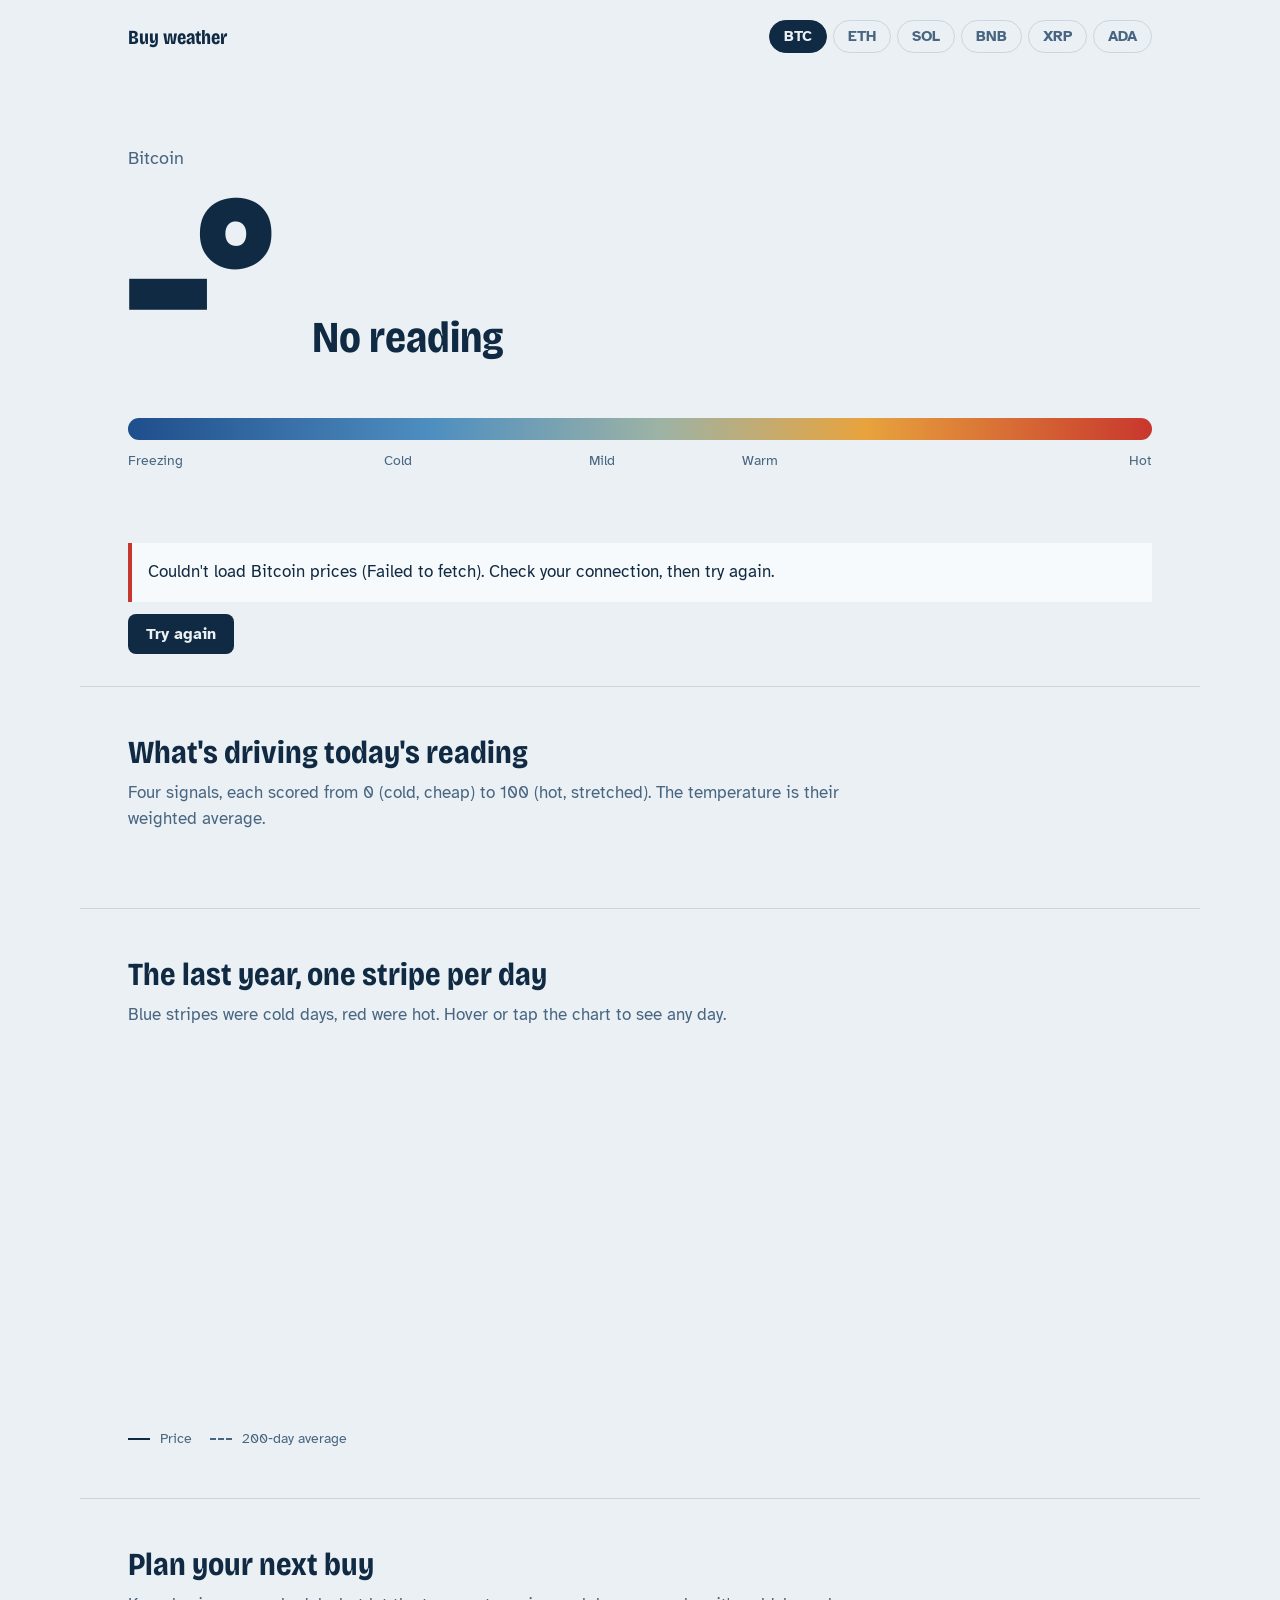
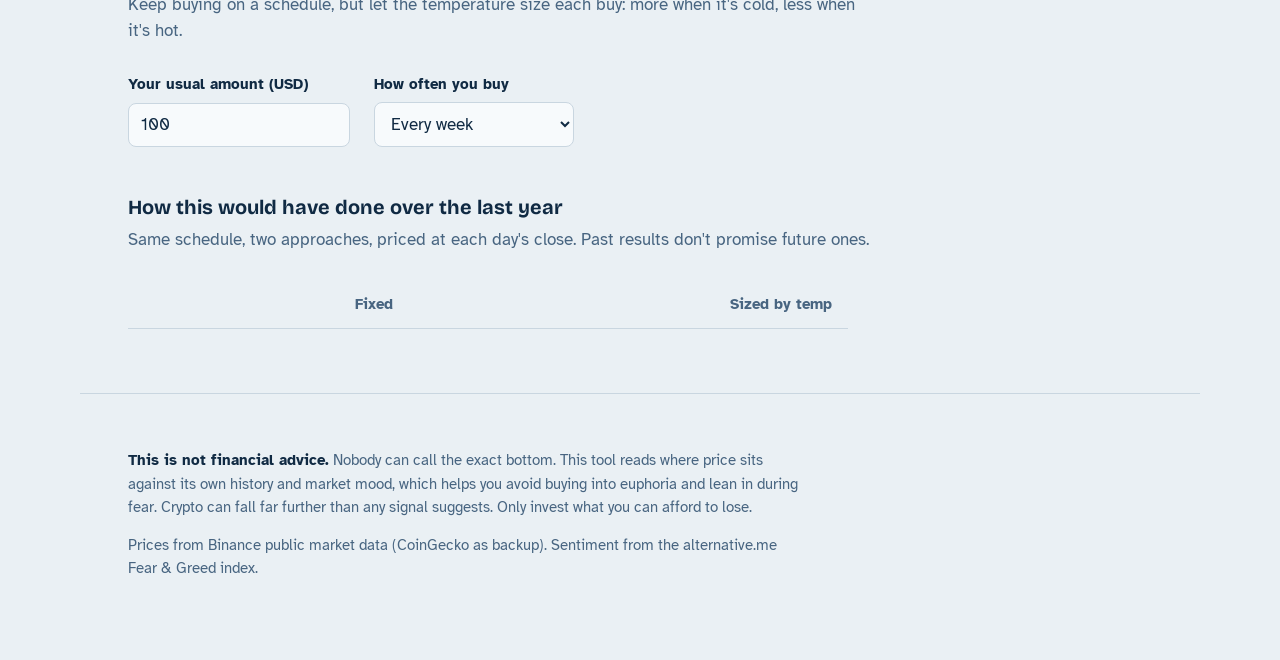
<file: index.html>
<!doctype html>
<html lang="en">
<head>
  <meta charset="utf-8">
  <meta name="viewport" content="width=device-width, initial-scale=1">
  <title>Buy Weather</title>
  <meta name="description" content="A daily temperature reading for crypto: is now a cold (good) or hot (risky) moment to add to your position?">
  <link rel="preconnect" href="https://fonts.googleapis.com">
  <link rel="preconnect" href="https://fonts.gstatic.com" crossorigin>
  <link href="https://fonts.googleapis.com/css2?family=Atkinson+Hyperlegible:wght@400;700&family=Bricolage+Grotesque:opsz,wdth,wght@12..96,75..100,400..800&display=swap" rel="stylesheet">
  <link rel="stylesheet" href="styles.css">
</head>
<body>
  <header class="top">
    <a class="brand" href="./">Buy weather</a>
    <nav class="coins" aria-label="Choose a coin" id="coins"></nav>
  </header>

  <main>
    <section class="hero" aria-live="polite">
      <p class="hero-coin" id="heroCoin">Loading market data…</p>
      <div class="reading">
        <span class="degrees" id="degrees">–°</span>
        <div class="verdict">
          <h1 id="band">Reading the market</h1>
          <p id="advice">Pulling a year of daily prices and the Fear &amp; Greed index.</p>
        </div>
      </div>
      <div class="thermo" role="img" id="thermo" aria-label="Temperature scale">
        <div class="thermo-bar"></div>
        <div class="thermo-marker" id="marker"></div>
      </div>
      <ol class="scale" aria-hidden="true">
        <li>Freezing</li><li>Cold</li><li>Mild</li><li>Warm</li><li>Hot</li>
      </ol>
      <p class="price-line" id="priceLine"></p>
    </section>

    <div class="error" id="error" hidden>
      <p id="errorText"></p>
      <button type="button" id="retry">Try again</button>
    </div>

    <section class="drivers" aria-labelledby="driversTitle">
      <h2 id="driversTitle">What's driving today's reading</h2>
      <p class="lede">Four signals, each scored from 0 (cold, cheap) to 100 (hot, stretched). The temperature is their weighted average.</p>
      <ul class="driver-list" id="drivers"></ul>
    </section>

    <section class="history" aria-labelledby="historyTitle">
      <h2 id="historyTitle">The last year, one stripe per day</h2>
      <p class="lede">Blue stripes were cold days, red were hot. Hover or tap the chart to see any day.</p>
      <div class="chart-wrap">
        <svg id="chart" role="img" aria-label="Price chart with daily temperature stripes"></svg>
        <div class="tip" id="tip" hidden></div>
      </div>
      <p class="legend"><span class="key price"></span>Price <span class="key sma"></span>200‑day average</p>
    </section>

    <section class="plan" aria-labelledby="planTitle">
      <h2 id="planTitle">Plan your next buy</h2>
      <p class="lede">Keep buying on a schedule, but let the temperature size each buy: more when it's cold, less when it's hot.</p>
      <form class="plan-form" id="planForm">
        <label>Your usual amount (USD)
          <input type="number" id="amount" min="1" step="1" value="100" inputmode="numeric">
        </label>
        <label>How often you buy
          <select id="freq">
            <option value="7">Every week</option>
            <option value="14">Every two weeks</option>
            <option value="30">Every month</option>
          </select>
        </label>
      </form>
      <p class="next-buy" id="nextBuy"></p>

      <h3>How this would have done over the last year</h3>
      <p class="lede">Same schedule, two approaches, priced at each day's close. Past results don't promise future ones.</p>
      <div class="table-wrap">
        <table class="backtest">
          <thead>
            <tr><th scope="col"></th><th scope="col">Fixed</th><th scope="col">Sized by temp</th></tr>
          </thead>
          <tbody id="backtest"></tbody>
        </table>
      </div>
      <p class="note" id="backtestNote"></p>
    </section>
  </main>

  <footer class="foot">
    <p><strong>This is not financial advice.</strong> Nobody can call the exact bottom. This tool reads where price sits against its own history and market mood, which helps you avoid buying into euphoria and lean in during fear. Crypto can fall far further than any signal suggests. Only invest what you can afford to lose.</p>
    <p class="sources">Prices from Binance public market data (CoinGecko as backup). Sentiment from the alternative.me Fear &amp; Greed index. <span id="updated"></span></p>
  </footer>

  <script src="app.js"></script>
</body>
</html>
</file>
<file: styles.css>
:root {
  --sky: #EAF0F4;
  --surface: #F7FAFC;
  --ink: #102A43;
  --ink-soft: #486581;
  --rule: #C9D6E0;
  --freeze: #1F4E8C;
  --cold: #4F8FC0;
  --mild: #9DB3A5;
  --warm: #E8A33D;
  --hot: #C8372D;
  --focus: #1F4E8C;
  --display: "Bricolage Grotesque", "Arial Narrow", sans-serif;
  --body: "Atkinson Hyperlegible", system-ui, sans-serif;
  --gutter: clamp(16px, 4vw, 48px);
  --measure: 68ch;
}
@media (prefers-color-scheme: dark) {
  :root:not([data-theme="light"]) {
    --sky: #0D1B2A;
    --surface: #14263A;
    --ink: #E3ECF3;
    --ink-soft: #9FB3C8;
    --rule: #26405A;
    --freeze: #5C9BE0;
    --cold: #7FB4DD;
    --focus: #9CC7F0;
    color-scheme: dark;
  }
}
:root[data-theme="dark"] {
  --sky: #0D1B2A;
  --surface: #14263A;
  --ink: #E3ECF3;
  --ink-soft: #9FB3C8;
  --rule: #26405A;
  --freeze: #5C9BE0;
  --cold: #7FB4DD;
  --focus: #9CC7F0;
  color-scheme: dark;
}

* { box-sizing: border-box; }
html { -webkit-text-size-adjust: 100%; }
body {
  margin: 0;
  background: var(--sky);
  color: var(--ink);
  font: 400 1.0625rem/1.55 var(--body);
  overflow-x: hidden;
}
:focus-visible { outline: 3px solid var(--focus); outline-offset: 3px; border-radius: 4px; }

.top, main > section, .error, .foot {
  max-width: 1120px;
  margin-inline: auto;
  padding-inline: var(--gutter);
}

.top {
  display: flex; flex-wrap: wrap; gap: 12px 24px;
  align-items: center; justify-content: space-between;
  padding-block: 20px;
}
.brand {
  font: 700 1.25rem/1 var(--display);
  font-variation-settings: "wdth" 80;
  color: var(--ink); text-decoration: none;
}
.coins { display: flex; flex-wrap: wrap; gap: 6px; }
.coins button {
  font: 700 0.9375rem/1 var(--body);
  color: var(--ink-soft);
  background: transparent;
  border: 1.5px solid var(--rule);
  border-radius: 999px;
  padding: 8px 14px;
  cursor: pointer;
}
.coins button:hover { color: var(--ink); border-color: var(--ink-soft); }
.coins button[aria-pressed="true"] { background: var(--ink); color: var(--sky); border-color: var(--ink); }

/* Hero: the reading */
.hero { padding-top: clamp(24px, 6vw, 72px); padding-bottom: 48px; }
.hero-coin { margin: 0 0 8px; color: var(--ink-soft); font-size: 1.125rem; }
.reading {
  display: grid;
  grid-template-columns: auto 1fr;
  align-items: end;
  gap: 8px clamp(16px, 4vw, 48px);
}
.degrees {
  font: 800 clamp(6rem, 22vw, 15rem)/0.82 var(--display);
  font-variation-settings: "wdth" 75, "opsz" 96;
  letter-spacing: -0.04em;
  color: var(--temp, var(--ink));
  font-variant-numeric: tabular-nums;
}
.verdict { padding-bottom: 0.6em; max-width: 34ch; }
.verdict h1 {
  margin: 0 0 6px;
  font: 700 clamp(1.75rem, 4vw, 2.75rem)/1.05 var(--display);
  font-variation-settings: "wdth" 85;
}
.verdict p { margin: 0; font-size: 1.125rem; color: var(--ink-soft); }

.thermo { position: relative; margin-top: 40px; height: 22px; }
.thermo-bar {
  position: absolute; inset: 0;
  border-radius: 11px;
  background: linear-gradient(90deg, var(--freeze) 0%, var(--cold) 30%, var(--mild) 52%, var(--warm) 72%, var(--hot) 100%);
}
.thermo-marker {
  position: absolute; top: -10px; bottom: -10px;
  left: var(--pos, 50%);
  width: 6px; margin-left: -3px;
  border-radius: 3px;
  background: var(--ink);
  box-shadow: 0 0 0 3px var(--sky);
  transition: left 1.2s cubic-bezier(.2,.8,.2,1);
  opacity: var(--shown, 0);
}
.scale {
  list-style: none; margin: 10px 0 0; padding: 0;
  display: grid; grid-template-columns: 25% 20% 15% 15% 25%;
  font-size: 0.875rem; color: var(--ink-soft);
}
.scale li:last-child { text-align: right; }
.price-line { margin: 24px 0 0; color: var(--ink-soft); }
.price-line strong { color: var(--ink); }

.error {
  margin-block: 0 32px;
}
.error p { margin: 0 0 12px; padding: 16px; border-left: 4px solid var(--hot); background: var(--surface); }

/* Sections */
main > section:not(.hero) { padding-block: 48px; border-top: 1.5px solid var(--rule); }
h2 {
  margin: 0 0 8px;
  font: 700 clamp(1.5rem, 3vw, 2rem)/1.15 var(--display);
  font-variation-settings: "wdth" 85;
}
h3 { margin: 48px 0 8px; font: 700 1.25rem/1.2 var(--display); }
.lede { margin: 0 0 28px; max-width: var(--measure); color: var(--ink-soft); }

/* Drivers */
.driver-list { list-style: none; margin: 0; padding: 0; display: grid; gap: 0; }
.driver {
  display: grid;
  grid-template-columns: minmax(0, 1fr) minmax(120px, 280px) 3.5ch;
  gap: 8px 24px; align-items: center;
  padding: 16px 0;
  border-bottom: 1px solid var(--rule);
}
.driver h3 { margin: 0; font: 700 1.0625rem/1.3 var(--body); }
.driver p { margin: 2px 0 0; color: var(--ink-soft); font-size: 0.9375rem; max-width: 60ch; }
.meter { height: 10px; background: var(--rule); border-radius: 5px; overflow: hidden; }
.meter span { display: block; height: 100%; border-radius: 5px; background: var(--c); width: var(--w); }
.score { font: 700 1.25rem/1 var(--display); text-align: right; font-variant-numeric: tabular-nums; }

/* Chart */
.chart-wrap { position: relative; }
#chart { display: block; width: 100%; height: 360px; touch-action: pan-y; }
#chart .grid { stroke: var(--rule); stroke-width: 1; }
#chart .axis { fill: var(--ink-soft); font: 12px var(--body); }
#chart .price { fill: none; stroke: var(--ink); stroke-width: 2; }
#chart .sma { fill: none; stroke: var(--ink-soft); stroke-width: 1.5; stroke-dasharray: 5 4; }
#chart .cursor { stroke: var(--ink); stroke-width: 1; }
.tip {
  position: absolute; top: 0;
  pointer-events: none;
  background: var(--surface); color: var(--ink);
  border: 1px solid var(--rule); border-radius: 8px;
  padding: 8px 12px; font-size: 0.875rem; line-height: 1.4;
  white-space: nowrap;
}
.tip b { font-family: var(--display); }
.legend { display: flex; flex-wrap: wrap; align-items: center; gap: 6px 10px; color: var(--ink-soft); font-size: 0.875rem; margin: 12px 0 0; }
.key { display: inline-block; width: 22px; height: 0; border-top: 2px solid var(--ink); margin-left: 8px; }
.key.price { margin-left: 0; }
.key.sma { border-top: 2px dashed var(--ink-soft); }

/* Plan */
.plan-form { display: flex; flex-wrap: wrap; gap: 16px 24px; margin-bottom: 24px; }
.plan-form label { display: grid; gap: 6px; font-weight: 700; font-size: 0.9375rem; }
.plan-form input, .plan-form select {
  font: 400 1.0625rem var(--body); color: var(--ink);
  background: var(--surface);
  border: 1.5px solid var(--rule); border-radius: 8px;
  padding: 10px 12px; min-width: 200px;
}
.next-buy {
  margin: 0; max-width: 40ch;
  font: 600 clamp(1.375rem, 3vw, 1.875rem)/1.25 var(--display);
  font-variation-settings: "wdth" 90;
}
.next-buy .amt { text-decoration: underline; text-decoration-color: var(--temp, var(--ink)); text-decoration-thickness: 0.18em; text-underline-offset: 0.12em; }
.table-wrap { overflow-x: auto; }
.backtest { border-collapse: collapse; width: 100%; max-width: 720px; font-variant-numeric: tabular-nums; }
.backtest th, .backtest td { text-align: right; padding: 12px 16px; border-bottom: 1px solid var(--rule); }
.backtest th:first-child, .backtest td:first-child { text-align: left; padding-left: 0; }
.backtest thead th { font-size: 0.9375rem; color: var(--ink-soft); }
.backtest .win { font-weight: 700; }
.note { margin-top: 16px; max-width: var(--measure); color: var(--ink-soft); font-size: 0.9375rem; }

button#retry {
  font: 700 1rem var(--body); color: var(--sky); background: var(--ink);
  border: 0; border-radius: 8px; padding: 10px 18px; cursor: pointer;
}

.foot { padding-block: 40px 64px; border-top: 1.5px solid var(--rule); color: var(--ink-soft); font-size: 0.9375rem; }
.foot p { max-width: var(--measure); }
.foot strong { color: var(--ink); }

@media (max-width: 640px) {
  .reading { grid-template-columns: 1fr; }
  .verdict { padding-bottom: 0; }
  .driver { grid-template-columns: minmax(0, 1fr) 3.5ch; }
  .driver .meter { grid-column: 1 / -1; grid-row: 2; }
  #chart { height: 280px; }
  .scale { font-size: 0.75rem; }
  .plan-form label, .plan-form input, .plan-form select { width: 100%; }
  .backtest { font-size: 0.9375rem; }
  .backtest th, .backtest td { padding: 10px 0 10px 12px; }
}
@media (prefers-reduced-motion: reduce) {
  .thermo-marker { transition: none; }
}

.demo { max-width: 1120px; margin-inline: auto; padding-inline: var(--gutter); }
.demo p { margin: 0; padding: 12px 16px; border-left: 4px solid var(--warm); background: var(--surface); color: var(--ink); font-size: 0.9375rem; max-width: var(--measure); }
</file>
